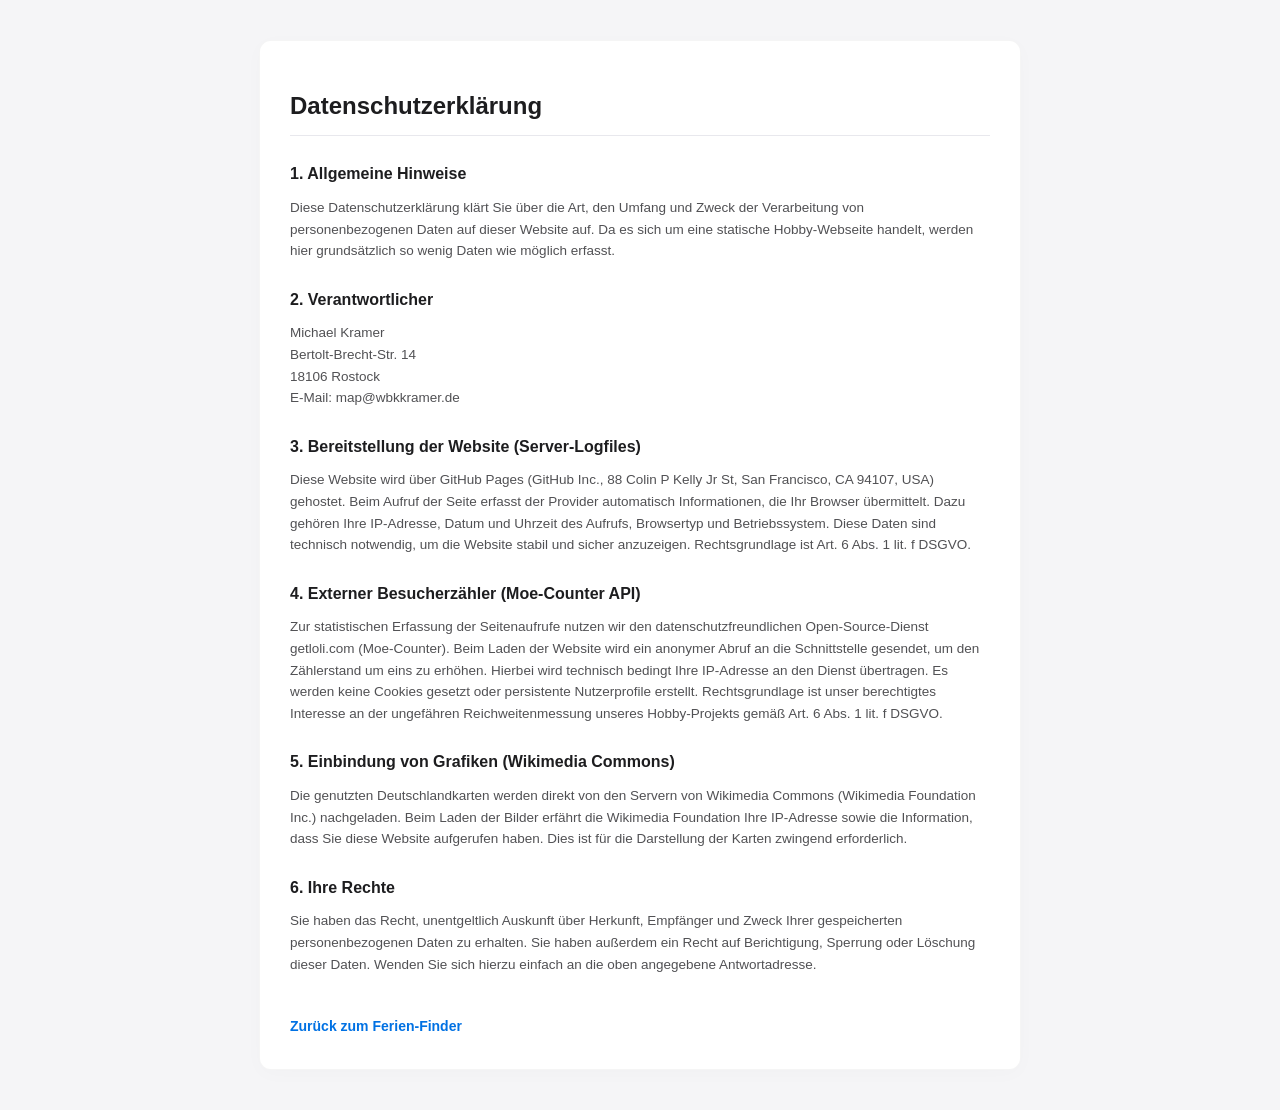
<file: datenschutz.html>
<!DOCTYPE html>
<html lang="de">
<head>
    <meta charset="UTF-8">
    <meta name="viewport" content="width=device-width, initial-scale=1.0">
    <title>Datenschutzerklärung - Ferien-Finder 2026</title>
    <style>
        body { font-family: -apple-system, BlinkMacSystemFont, "Segoe UI", Roboto, Helvetica, Arial, sans-serif; background-color: #f5f5f7; color: #1d1d1f; line-height: 1.6; margin: 0; padding: 40px 20px; }
        .container { max-width: 700px; margin: 0 auto; background: #ffffff; padding: 30px; border-radius: 12px; border: 1px solid rgba(0, 0, 0, 0.04); box-shadow: 0 4px 20px rgba(0, 0, 0, 0.02); }
        h1 { font-size: 24px; font-weight: 600; margin-bottom: 20px; border-bottom: 1px solid #e8e8ed; padding-bottom: 10px; }
        h2 { font-size: 16px; font-weight: 600; margin-top: 25px; margin-bottom: 10px; }
        p { font-size: 13.5px; color: #515154; margin: 10px 0; }
        a { color: #0071e3; text-decoration: none; }
        a:hover { text-decoration: underline; }
        .back { display: inline-block; margin-top: 30px; font-size: 14px; font-weight: 600; }
    </style>
</head>
<body>
    <div class="container">
        <h1>Datenschutzerklärung</h1>
        
        <h2>1. Allgemeine Hinweise</h2>
        <p>Diese Datenschutzerklärung klärt Sie über die Art, den Umfang und Zweck der Verarbeitung von personenbezogenen Daten auf dieser Website auf. Da es sich um eine statische Hobby-Webseite handelt, werden hier grundsätzlich so wenig Daten wie möglich erfasst.</p>

        <h2>2. Verantwortlicher</h2>
        <p>Michael Kramer<br>Bertolt-Brecht-Str. 14<br>18106 Rostock<br>E-Mail: map@wbkkramer.de</p>

        <h2>3. Bereitstellung der Website (Server-Logfiles)</h2>
        <p>Diese Website wird über GitHub Pages (GitHub Inc., 88 Colin P Kelly Jr St, San Francisco, CA 94107, USA) gehostet. Beim Aufruf der Seite erfasst der Provider automatisch Informationen, die Ihr Browser übermittelt. Dazu gehören Ihre IP-Adresse, Datum und Uhrzeit des Aufrufs, Browsertyp und Betriebssystem. Diese Daten sind technisch notwendig, um die Website stabil und sicher anzuzeigen. Rechtsgrundlage ist Art. 6 Abs. 1 lit. f DSGVO.</p>

        <h2>4. Externer Besucherzähler (Moe-Counter API)</h2>
        <p>Zur statistischen Erfassung der Seitenaufrufe nutzen wir den datenschutzfreundlichen Open-Source-Dienst getloli.com (Moe-Counter). Beim Laden der Website wird ein anonymer Abruf an die Schnittstelle gesendet, um den Zählerstand um eins zu erhöhen. Hierbei wird technisch bedingt Ihre IP-Adresse an den Dienst übertragen. Es werden keine Cookies gesetzt oder persistente Nutzerprofile erstellt. Rechtsgrundlage ist unser berechtigtes Interesse an der ungefähren Reichweitenmessung unseres Hobby-Projekts gemäß Art. 6 Abs. 1 lit. f DSGVO.</p>

        <h2>5. Einbindung von Grafiken (Wikimedia Commons)</h2>
        <p>Die genutzten Deutschlandkarten werden direkt von den Servern von Wikimedia Commons (Wikimedia Foundation Inc.) nachgeladen. Beim Laden der Bilder erfährt die Wikimedia Foundation Ihre IP-Adresse sowie die Information, dass Sie diese Website aufgerufen haben. Dies ist für die Darstellung der Karten zwingend erforderlich.</p>

        <h2>6. Ihre Rechte</h2>
        <p>Sie haben das Recht, unentgeltlich Auskunft über Herkunft, Empfänger und Zweck Ihrer gespeicherten personenbezogenen Daten zu erhalten. Sie haben außerdem ein Recht auf Berichtigung, Sperrung oder Löschung dieser Daten. Wenden Sie sich hierzu einfach an die oben angegebene Antwortadresse.</p>

        <a href="index.html" class="back">Zurück zum Ferien-Finder</a>
    </div>
</body>
</html>
</file>
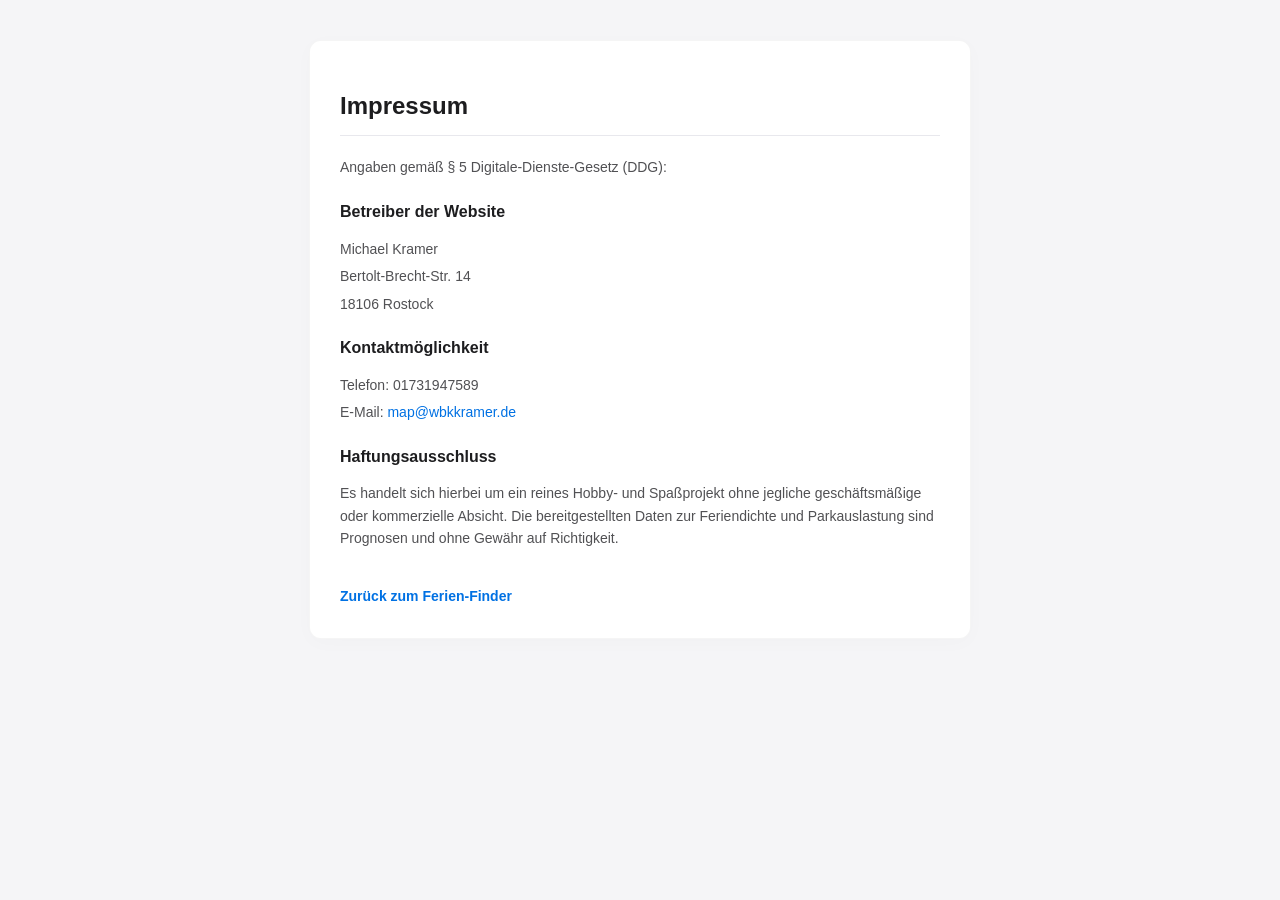
<file: impressum.html>
<!DOCTYPE html>
<html lang="de">
<head>
    <meta charset="UTF-8">
    <meta name="viewport" content="width=device-width, initial-scale=1.0">
    <title>Impressum - Ferien-Finder 2026</title>
    <style>
        body { font-family: -apple-system, BlinkMacSystemFont, "Segoe UI", Roboto, Helvetica, Arial, sans-serif; background-color: #f5f5f7; color: #1d1d1f; line-height: 1.6; margin: 0; padding: 40px 20px; }
        .container { max-width: 600px; margin: 0 auto; background: #ffffff; padding: 30px; border-radius: 12px; border: 1px solid rgba(0, 0, 0, 0.04); box-shadow: 0 4px 20px rgba(0, 0, 0, 0.02); }
        h1 { font-size: 24px; font-weight: 600; margin-bottom: 20px; border-bottom: 1px solid #e8e8ed; padding-bottom: 10px; }
        h2 { font-size: 16px; font-weight: 600; margin-top: 20px; }
        p { font-size: 14px; color: #515154; margin: 5px 0; }
        a { color: #0071e3; text-decoration: none; }
        a:hover { text-decoration: underline; }
        .back { display: inline-block; margin-top: 30px; font-size: 14px; font-weight: 600; }
    </style>
</head>
<body>
    <div class="container">
        <h1>Impressum</h1>
        <p>Angaben gemäß § 5 Digitale-Dienste-Gesetz (DDG):</p>
        
        <h2>Betreiber der Website</h2>
        <p>Michael Kramer</p>
        <p>Bertolt-Brecht-Str. 14</p>
        <p>18106 Rostock</p>

        <h2>Kontaktmöglichkeit</h2>
        <p>Telefon: 01731947589</p>
        <p>E-Mail: <a href="mailto:map@wbkkramer.de">map@wbkkramer.de</a></p>

        <h2>Haftungsausschluss</h2>
        <p>Es handelt sich hierbei um ein reines Hobby- und Spaßprojekt ohne jegliche geschäftsmäßige oder kommerzielle Absicht. Die bereitgestellten Daten zur Feriendichte und Parkauslastung sind Prognosen und ohne Gewähr auf Richtigkeit.</p>
        
        <a href="index.html" class="back">Zurück zum Ferien-Finder</a>
    </div>
</body>
</html>
</file>
